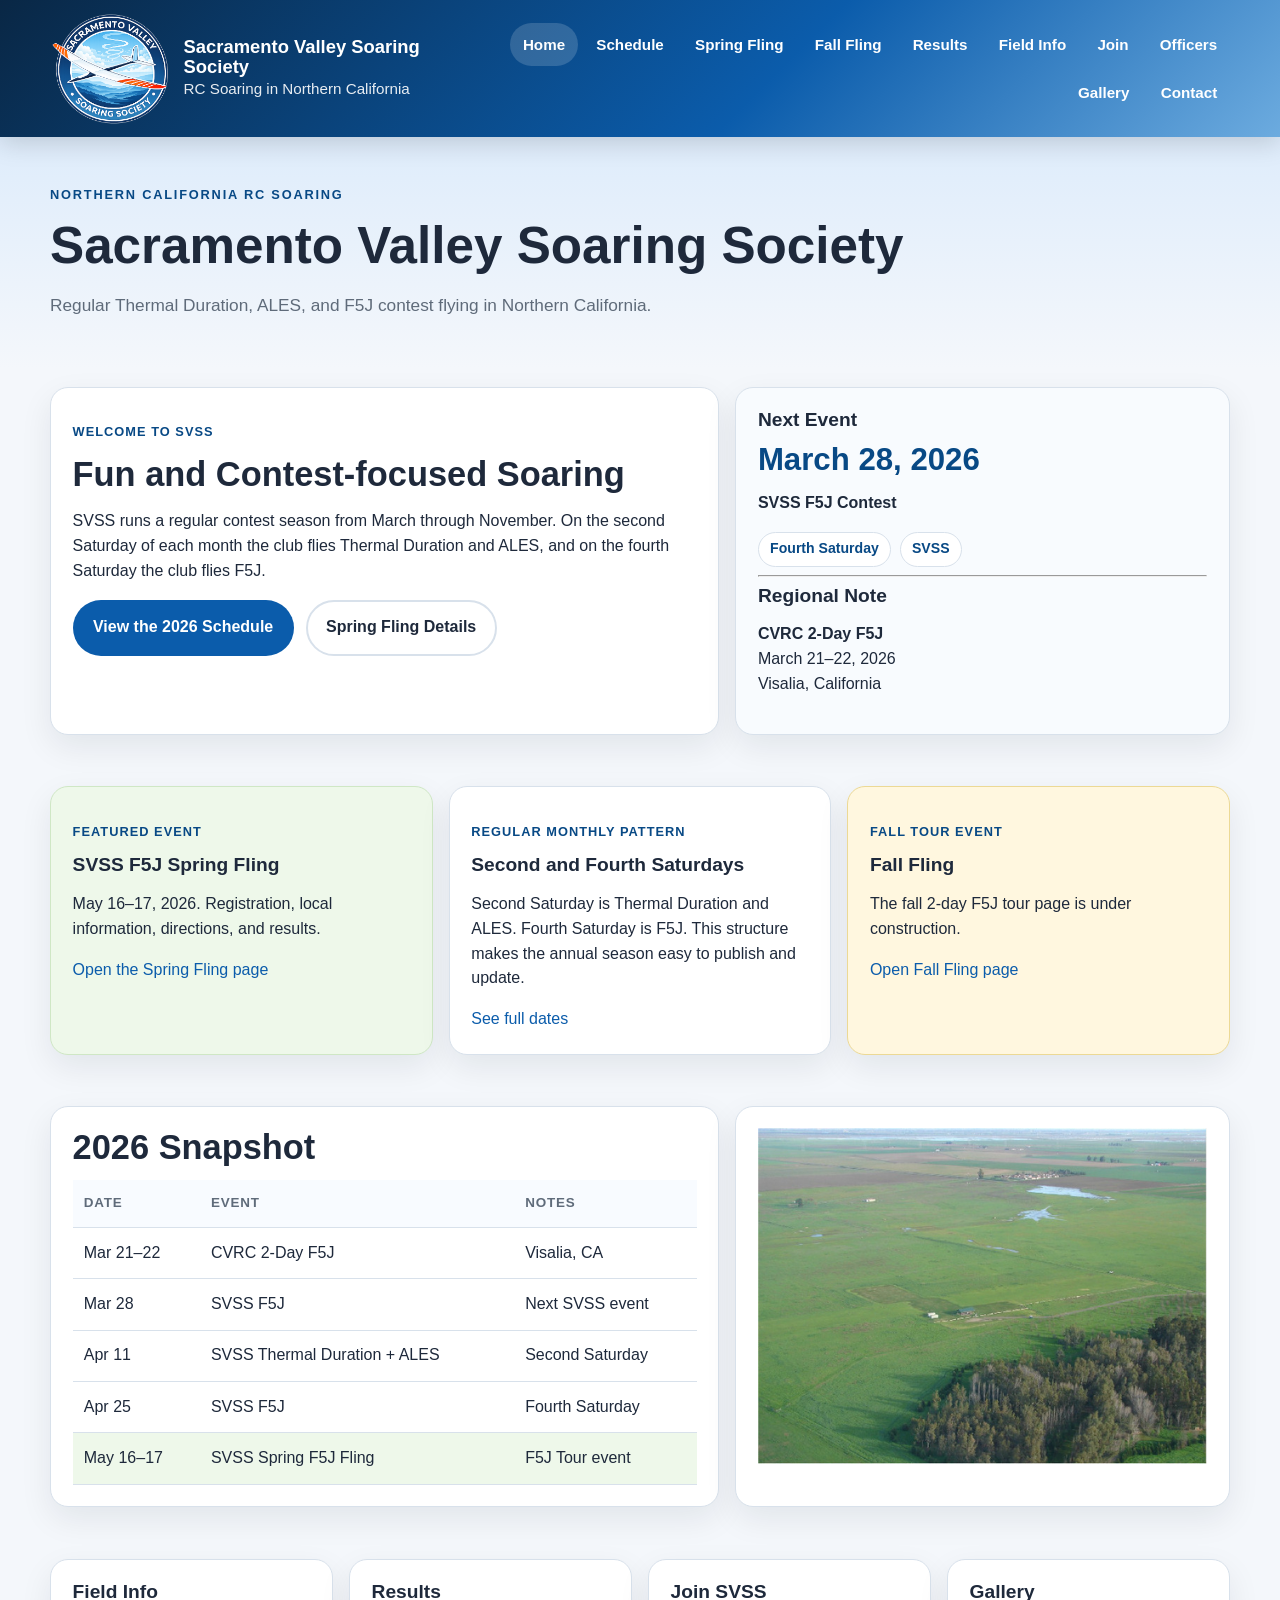
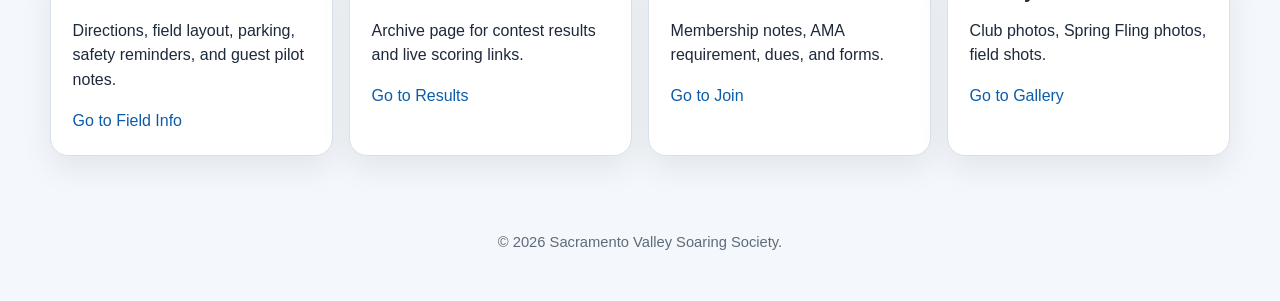
<file: index.html>
<!DOCTYPE html>
<html lang="en">
<head>
  <meta charset="UTF-8" />
  <meta name="viewport" content="width=device-width, initial-scale=1.0" />
  <title>Home | SVSS</title>
  <meta name="description" content="Sacramento Valley Soaring Society website" />
  <link rel="stylesheet" href="assets/css/styles.css" />
  
</head>
<body>
  <a class="skip-link" href="#main">Skip to content</a>
  <header class="site-header">
    <div class="container header-inner">
      <a class="brand" href="index.html" aria-label="SVSS home">
        <img src="assets/images/svss-logo.png" alt="SVSS logo" class="brand-logo" />
        <div class="brand-text">
          <strong>Sacramento Valley Soaring Society</strong>
          <span>RC Soaring in Northern California</span>
        </div>
      </a>
      <button class="nav-toggle" aria-expanded="false" aria-controls="site-nav">Menu</button>
      <nav id="site-nav" class="site-nav" aria-label="Primary navigation">
        <ul>
          <li><a href="index.html" class="active">Home</a></li>
<li><a href="schedule.html">Schedule</a></li>
<li><a href="spring-fling.html">Spring Fling</a></li>
<li><a href="fall-fling.html">Fall Fling</a></li>
<li><a href="results.html">Results</a></li>
<li><a href="field-info.html">Field Info</a></li>
<li><a href="join.html">Join</a></li>
<li><a href="officers.html">Officers</a></li>
<li><a href="gallery.html">Gallery</a></li>
<li><a href="contact.html">Contact</a></li>
        </ul>
      </nav>
    </div>
  </header>

  <section class="page-hero">
    <div class="container">
      <p class="eyebrow">Northern California RC Soaring</p>
      <h1>Sacramento Valley Soaring Society</h1>
      <p class="lead">Regular Thermal Duration, ALES, and F5J contest flying in Northern California.</p>
    </div>
  </section>

  <main id="main">
    
<section class="content-section">
  <div class="container hero-split">
    <div class="card">
      <p class="kicker">Welcome to SVSS</p>
      <h2>Fun and Contest-focused Soaring</h2>
      <p>
        SVSS runs a regular contest season from March through November. On the second Saturday of each month
        the club flies Thermal Duration and ALES, and on the fourth Saturday the club flies F5J.
      </p>

      <div class="button-row">
        <a class="button primary" href="schedule.html">View the 2026 Schedule</a>
        <a class="button secondary" href="spring-fling.html">Spring Fling Details</a>
      </div>
    </div>

    <aside class="card soft">
      <h3>Next Event</h3>
      <div class="event-date">March 28, 2026</div>
      <p><strong>SVSS F5J Contest</strong></p>
      <div class="meta-row">
        <span class="pill">Fourth Saturday</span>
        <span class="pill">SVSS</span>
      </div>
      <hr />
      <h3>Regional Note</h3>
      <p>
        <strong>CVRC 2-Day F5J</strong><br />
        March 21–22, 2026<br />
        Visalia, California
      </p>
    
    </aside>
  </div>
</section>

<section class="content-section">
  <div class="container grid-3">
    <div class="card highlight">
      <p class="kicker">Featured Event</p>
      <h3>SVSS F5J Spring Fling</h3>
      <p>May 16–17, 2026. Registration, local information, directions, and results.</p>
      <a href="spring-fling.html">Open the Spring Fling page</a>
    </div>
    <div class="card">
      <p class="kicker">Regular Monthly Pattern</p>
      <h3>Second and Fourth Saturdays</h3>
      <p>
        Second Saturday is Thermal Duration and ALES. Fourth Saturday is F5J. This structure makes the annual season easy to publish and update.
      </p>
      <a href="schedule.html">See full dates</a>
    </div>
    <div class="card warning">
      <p class="kicker">Fall Tour Event</p>
      <h3>Fall Fling</h3>
      <p>
        The fall 2-day F5J tour page is under construction.
      </p>
      <a href="fall-fling.html">Open Fall Fling page</a>
    </div>
  </div>
</section>

<section class="content-section">
  <div class="container grid-2">
    <div class="card">
      <h2>2026 Snapshot</h2>
      <table>
        <thead>
          <tr><th>Date</th><th>Event</th><th>Notes</th></tr>
        </thead>
        <tbody>
          <tr><td>Mar 21–22</td><td>CVRC 2-Day F5J</td><td>Visalia, CA</td></tr>
          <tr><td>Mar 28</td><td>SVSS F5J</td><td>Next SVSS event</td></tr>
          <tr><td>Apr 11</td><td>SVSS Thermal Duration + ALES</td><td>Second Saturday</td></tr>
          <tr><td>Apr 25</td><td>SVSS F5J</td><td>Fourth Saturday</td></tr>
          <tr class="featured-row"><td>May 16–17</td><td>SVSS Spring F5J Fling</td><td>F5J Tour event</td></tr>
        </tbody>
      </table>
 
    </div>
    <div class="card">
      <img src="assets/images/hero-field.png" alt="Flying field hero image" />
    </div>
  </div>
</section>

<section class="content-section">
  <div class="container grid-4">
    <div class="card">
      <h3>Field Info</h3>
      <p>Directions, field layout, parking, safety reminders, and guest pilot notes.</p>
      <a href="field-info.html">Go to Field Info</a>
    </div>
    <div class="card">
      <h3>Results</h3>
      <p>Archive page for contest results and live scoring links.</p>
      <a href="results.html">Go to Results</a>
    </div>
    <div class="card">
      <h3>Join SVSS</h3>
      <p>Membership notes, AMA requirement, dues, and forms.</p>
      <a href="join.html">Go to Join</a>
    </div>
    <div class="card">
      <h3>Gallery</h3>
      <p>Club photos, Spring Fling photos, field shots.</p>
      <a href="gallery.html">Go to Gallery</a>
    </div>
  </div>
</section>

  </main>

  <footer class="site-footer">

    <div class="container footer-bottom">
      <p>© 2026 Sacramento Valley Soaring Society.</p>
    </div>
  </footer>

  <script>
    const toggle = document.querySelector('.nav-toggle');
    const nav = document.querySelector('.site-nav');
    if (toggle && nav) {
      toggle.addEventListener('click', () => {
        const expanded = toggle.getAttribute('aria-expanded') === 'true';
        toggle.setAttribute('aria-expanded', String(!expanded));
        nav.classList.toggle('open');
      });
    }
  </script>
</body>
</html>
</file>
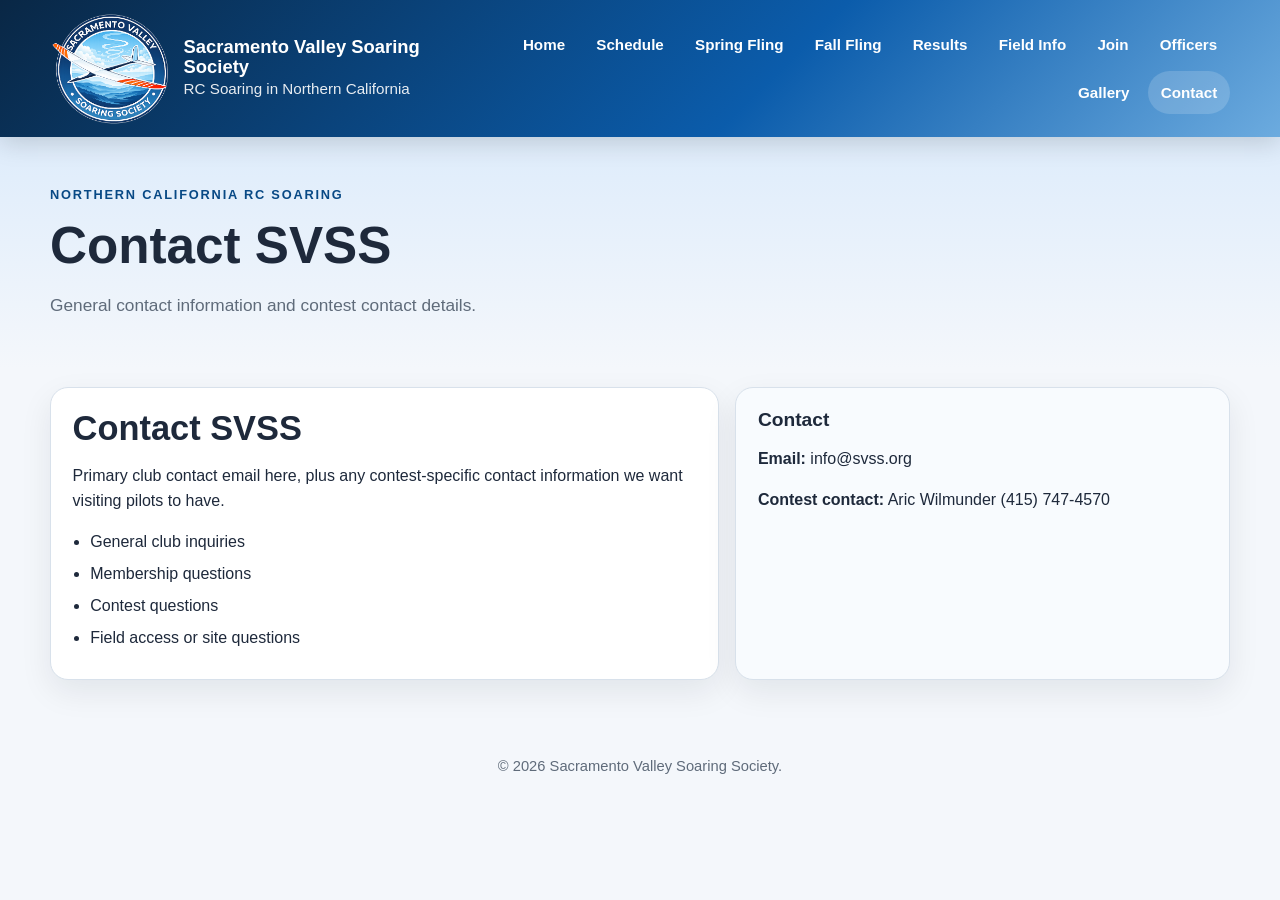
<file: contact.html>
<!DOCTYPE html>
<html lang="en">
<head>
  <meta charset="UTF-8" />
  <meta name="viewport" content="width=device-width, initial-scale=1.0" />
  <title>Contact | SVSS</title>
  <meta name="description" content="Sacramento Valley Soaring Society website" />
  <link rel="stylesheet" href="assets/css/styles.css" />
  
</head>
<body>
  <a class="skip-link" href="#main">Skip to content</a>
  <header class="site-header">
    <div class="container header-inner">
      <a class="brand" href="index.html" aria-label="SVSS home">
        <img src="assets/images/svss-logo.png" alt="SVSS logo" class="brand-logo" />
        <div class="brand-text">
          <strong>Sacramento Valley Soaring Society</strong>
          <span>RC Soaring in Northern California</span>
        </div>
      </a>
      <button class="nav-toggle" aria-expanded="false" aria-controls="site-nav">Menu</button>
      <nav id="site-nav" class="site-nav" aria-label="Primary navigation">
        <ul>
          <li><a href="index.html">Home</a></li>
<li><a href="schedule.html">Schedule</a></li>
<li><a href="spring-fling.html">Spring Fling</a></li>
<li><a href="fall-fling.html">Fall Fling</a></li>
<li><a href="results.html">Results</a></li>
<li><a href="field-info.html">Field Info</a></li>
<li><a href="join.html">Join</a></li>
<li><a href="officers.html">Officers</a></li>
<li><a href="gallery.html">Gallery</a></li>
<li><a href="contact.html" class="active">Contact</a></li>
        </ul>
      </nav>
    </div>
  </header>

  <section class="page-hero">
    <div class="container">
      <p class="eyebrow">Northern California RC Soaring</p>
      <h1>Contact SVSS</h1>
      <p class="lead">General contact information and contest contact details.</p>
    </div>
  </section>

  <main id="main">
    
<section class="content-section">
  <div class="container grid-2">
    <div class="card">
      <h2>Contact SVSS</h2>
      <p>
        Primary club contact email here, plus any contest-specific contact information we want visiting pilots to have.
      </p>
      <ul class="list-clean">
        <li>General club inquiries</li>
        <li>Membership questions</li>
        <li>Contest questions</li>
        <li>Field access or site questions</li>
      </ul>
    </div>
    <div class="card soft">
      <h3>Contact</h3>
      <p><strong>Email:</strong> info@svss.org</p>
      <p><strong>Contest contact:</strong> Aric Wilmunder (415) 747-4570</p>

    </div>
  </div>
</section>

  </main>

  <footer class="site-footer">

    <div class="container footer-bottom">
      <p>© 2026 Sacramento Valley Soaring Society.</p>
    </div>
  </footer>

  <script>
    const toggle = document.querySelector('.nav-toggle');
    const nav = document.querySelector('.site-nav');
    if (toggle && nav) {
      toggle.addEventListener('click', () => {
        const expanded = toggle.getAttribute('aria-expanded') === 'true';
        toggle.setAttribute('aria-expanded', String(!expanded));
        nav.classList.toggle('open');
      });
    }
  </script>
</body>
</html>
</file>
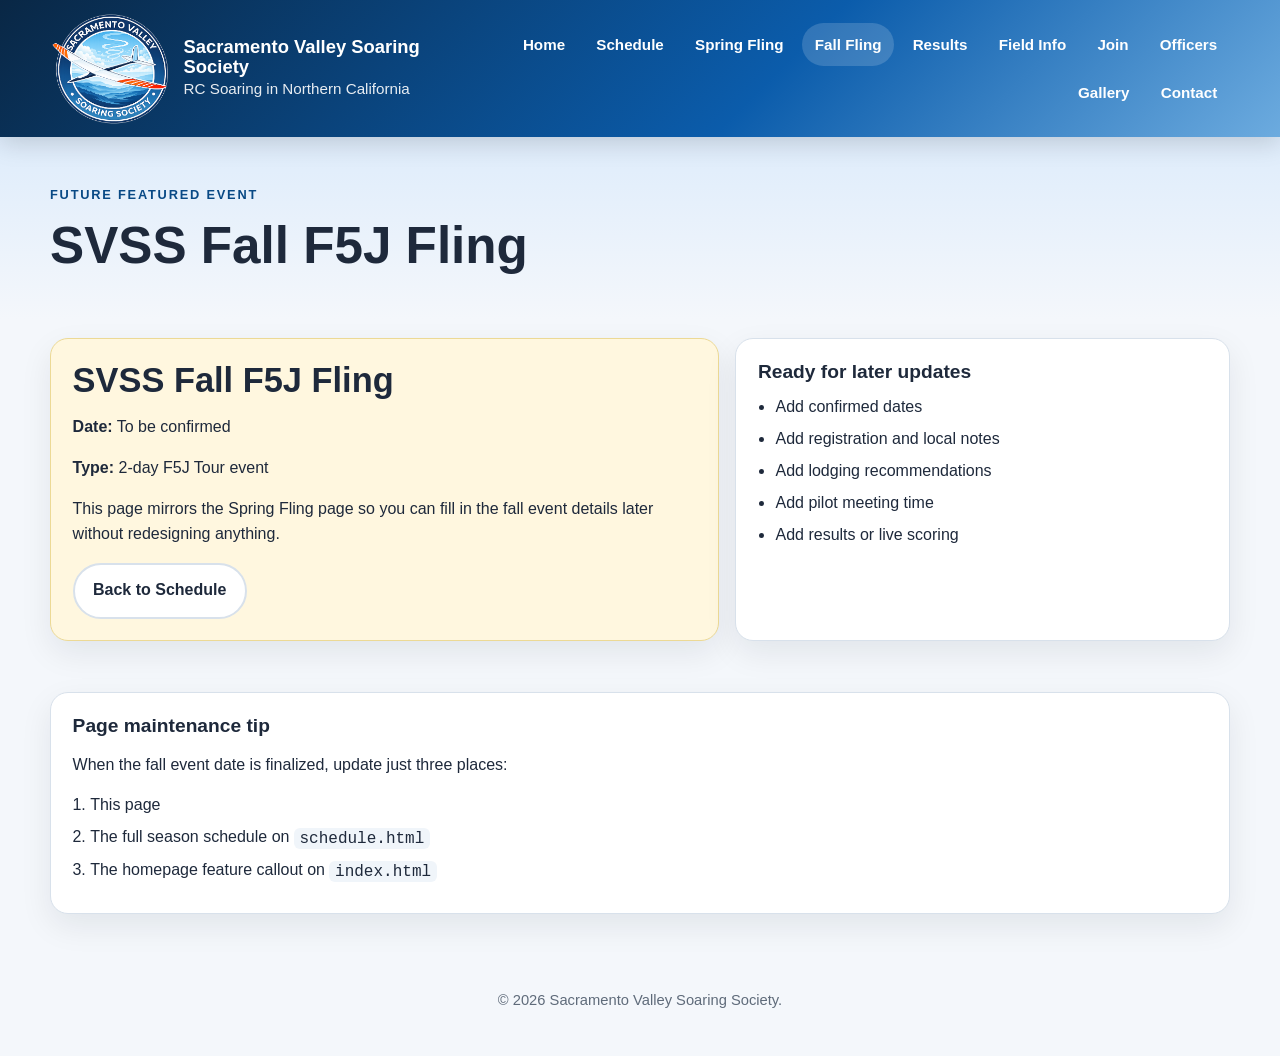
<file: fall-fling.html>
<!DOCTYPE html>
<html lang="en">
<head>
  <meta charset="UTF-8" />
  <meta name="viewport" content="width=device-width, initial-scale=1.0" />
  <title>Fall F5J Fling | SVSS</title>
  <meta name="description" content="Sacramento Valley Soaring Society website" />
  <link rel="stylesheet" href="assets/css/styles.css" />
  
</head>
<body>
  <a class="skip-link" href="#main">Skip to content</a>
  <header class="site-header">
    <div class="container header-inner">
      <a class="brand" href="index.html" aria-label="SVSS home">
        <img src="assets/images/svss-logo.png" alt="SVSS logo" class="brand-logo" />
        <div class="brand-text">
          <strong>Sacramento Valley Soaring Society</strong>
          <span>RC Soaring in Northern California</span>
        </div>
      </a>
      <button class="nav-toggle" aria-expanded="false" aria-controls="site-nav">Menu</button>
      <nav id="site-nav" class="site-nav" aria-label="Primary navigation">
        <ul>
          <li><a href="index.html">Home</a></li>
<li><a href="schedule.html">Schedule</a></li>
<li><a href="spring-fling.html">Spring Fling</a></li>
<li><a href="fall-fling.html" class="active">Fall Fling</a></li>
<li><a href="results.html">Results</a></li>
<li><a href="field-info.html">Field Info</a></li>
<li><a href="join.html">Join</a></li>
<li><a href="officers.html">Officers</a></li>
<li><a href="gallery.html">Gallery</a></li>
<li><a href="contact.html">Contact</a></li>
        </ul>
      </nav>
    </div>
  </header>

  <section class="page-hero">
    <div class="container">
      <p class="eyebrow">Future Featured Event</p>
      <h1>SVSS Fall F5J Fling</h1>
    
    </div>
  </section>

  <main id="main">
    
<section class="content-section">
  <div class="container grid-2">
    <div class="card warning">
      <h2>SVSS Fall F5J Fling</h2>
      <p><strong>Date:</strong> To be confirmed</p>
      <p><strong>Type:</strong> 2-day F5J Tour event</p>
      <p>
        This page mirrors the Spring Fling page so you can fill in the fall event details later without redesigning anything.
      </p>
      <div class="button-row">
        <a class="button secondary" href="schedule.html">Back to Schedule</a>
      </div>
    </div>
    <div class="card">
      <h3>Ready for later updates</h3>
      <ul class="list-clean">
        <li>Add confirmed dates</li>
        <li>Add registration and local notes</li>
        <li>Add lodging recommendations</li>
        <li>Add pilot meeting time</li>
        <li>Add results or live scoring</li>
      </ul>
    </div>
  </div>
</section>

<section class="content-section">
  <div class="container card">
    <h3>Page maintenance tip</h3>
    <p>
      When the fall event date is finalized, update just three places:
    </p>
    <ol class="list-clean">
      <li>This page</li>
      <li>The full season schedule on <span class="code-inline">schedule.html</span></li>
      <li>The homepage feature callout on <span class="code-inline">index.html</span></li>
    </ol>
  </div>
</section>

  </main>

  <footer class="site-footer">

    <div class="container footer-bottom">
      <p>© 2026 Sacramento Valley Soaring Society.</p>
    </div>
  </footer>

  <script>
    const toggle = document.querySelector('.nav-toggle');
    const nav = document.querySelector('.site-nav');
    if (toggle && nav) {
      toggle.addEventListener('click', () => {
        const expanded = toggle.getAttribute('aria-expanded') === 'true';
        toggle.setAttribute('aria-expanded', String(!expanded));
        nav.classList.toggle('open');
      });
    }
  </script>
</body>
</html>
</file>
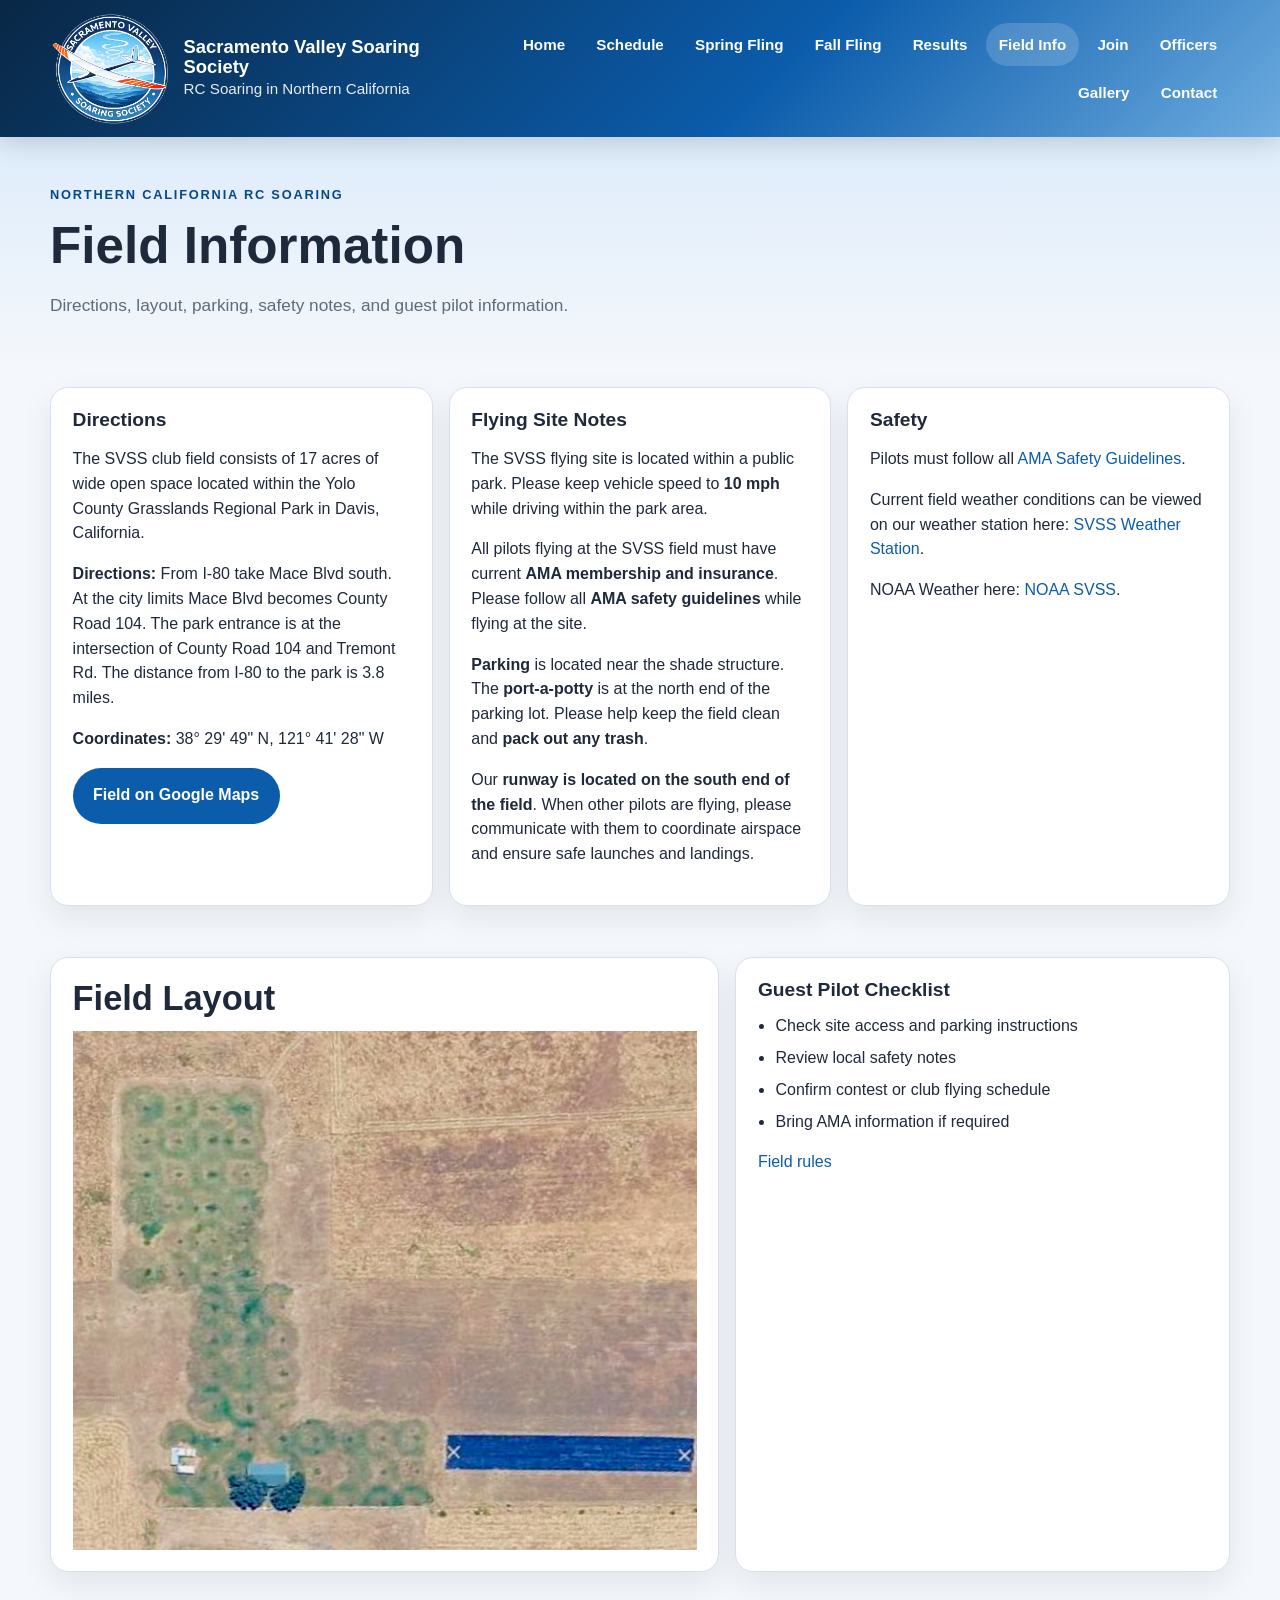
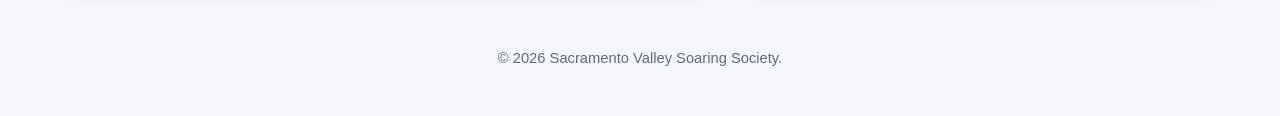
<file: field-info.html>
<!DOCTYPE html>
<html lang="en">
<head>
  <meta charset="UTF-8" />
  <meta name="viewport" content="width=device-width, initial-scale=1.0" />
  <title>Field Info | SVSS</title>
  <meta name="description" content="Sacramento Valley Soaring Society website" />
  <link rel="stylesheet" href="assets/css/styles.css" />
  
</head>
<body>
  <a class="skip-link" href="#main">Skip to content</a>
  <header class="site-header">
    <div class="container header-inner">
      <a class="brand" href="index.html" aria-label="SVSS home">
        <img src="assets/images/svss-logo.png" alt="SVSS logo" class="brand-logo" />
        <div class="brand-text">
          <strong>Sacramento Valley Soaring Society</strong>
          <span>RC Soaring in Northern California</span>
        </div>
      </a>
      <button class="nav-toggle" aria-expanded="false" aria-controls="site-nav">Menu</button>
      <nav id="site-nav" class="site-nav" aria-label="Primary navigation">
        <ul>
          <li><a href="index.html">Home</a></li>
<li><a href="schedule.html">Schedule</a></li>
<li><a href="spring-fling.html">Spring Fling</a></li>
<li><a href="fall-fling.html">Fall Fling</a></li>
<li><a href="results.html">Results</a></li>
<li><a href="field-info.html" class="active">Field Info</a></li>
<li><a href="join.html">Join</a></li>
<li><a href="officers.html">Officers</a></li>
<li><a href="gallery.html">Gallery</a></li>
<li><a href="contact.html">Contact</a></li>
        </ul>
      </nav>
    </div>
  </header>

  <section class="page-hero">
    <div class="container">
      <p class="eyebrow">Northern California RC Soaring</p>
      <h1>Field Information</h1>
      <p class="lead">Directions, layout, parking, safety notes, and guest pilot information.</p>
    </div>
  </section>

  <main id="main">
    
<section class="content-section">
  <div class="container grid-3">
    <div class="card">
      <h3>Directions</h3>
      
      <p>
      The SVSS club field consists of 17 acres of wide open space located within the Yolo County Grasslands Regional Park in Davis, California.
      </p>

      <p>
      <strong>Directions:</strong> From I-80 take Mace Blvd south. At the city limits Mace Blvd becomes County Road 104. The park entrance is at the intersection of County Road 104 and Tremont Rd. The distance from I-80 to the park is 3.8 miles.
      </p>

      <p>
      <strong>Coordinates:</strong> 38° 29' 49" N, 121° 41' 28" W
      </p>

      <p>
      <a class="button primary" href="https://maps.google.com/?q=38.49694,-121.69111" target="_blank" rel="noopener">
      Field on Google Maps
      </a>
      </p>
      
      
      
    
    </div>
    <div class="card">
      <h3>Flying Site Notes</h3>
      
      <p>
      The SVSS flying site is located within a public park. Please keep vehicle speed to <strong>10 mph</strong> while driving within the park area.
      </p>
      
      <p>
      All pilots flying at the SVSS field must have current <strong>AMA membership and insurance</strong>. Please follow all <strong>AMA safety guidelines</strong> while flying at the site.
      </p>

      <p>
      <strong>Parking</strong> is located near the shade structure. The <strong>port-a-potty</strong> is at the north end of the parking lot. Please help keep the field clean and <strong>pack out any trash</strong>.
      </p>

      <p>
      Our <strong>runway is located on the south end of the field</strong>. When other pilots are flying, please communicate with them to coordinate airspace and ensure safe launches and landings.
      </p>


      
    
    </div>
    <div class="card">
      <h3>Safety</h3>
      <p>
      
      Pilots must follow all <a href="https://www.modelaircraft.org/safety" target="_blank">AMA Safety Guidelines</a>.   </p>
      
      <p>
      Current field weather conditions can be viewed on our weather station here:
      <a href="https://www.weatherlink.com/map/da9851bb-fa1a-42e4-b127-8591f4ce26ce" target="_blank">SVSS Weather Station</a>.
      </p>
      
      <p>
      
      NOAA Weather here:
      <a href="https://forecast.weather.gov/MapClick.php?w0=t&w1=td&w2=wc&w3=sfcwind&w3u=1&w4=sky&w5=pop&w6=rh&w7=rain&w8=thunder&w12=fog&w13u=0&w14u=1&AheadHour=0&Submit=Submit&FcstType=graphical&textField1=38.5291&textField2=-121.6942&site=all&unit=0&dd=&bw=" target="_blank">NOAA SVSS</a>.
      </p>
      
      
      
    </div>
    
    
    
  </div>
</section>

<section class="content-section">
  <div class="container grid-2">
    <div class="card">
      <h2>Field Layout</h2>

      <img src="assets/images/field-map.png" alt="Field diagram showing parking, pilot area, and flight line" />
    
    </div>
    
    
    <div class="card">
      <h3>Guest Pilot Checklist</h3>
      <ul class="list-clean">
        <li>Check site access and parking instructions</li>
        <li>Review local safety notes</li>
        <li>Confirm contest or club flying schedule</li>
        <li>Bring AMA information if required</li>
      </ul>

      <p><a href="assets/docs/field-rules.txt">Field rules</a></p>
    </div>
  </div>
</section>

  </main>

  <footer class="site-footer">

    <div class="container footer-bottom">
      <p>© 2026 Sacramento Valley Soaring Society.</p>
    </div>
  </footer>

  <script>
    const toggle = document.querySelector('.nav-toggle');
    const nav = document.querySelector('.site-nav');
    if (toggle && nav) {
      toggle.addEventListener('click', () => {
        const expanded = toggle.getAttribute('aria-expanded') === 'true';
        toggle.setAttribute('aria-expanded', String(!expanded));
        nav.classList.toggle('open');
      });
    }
  </script>
</body>
</html>
</file>
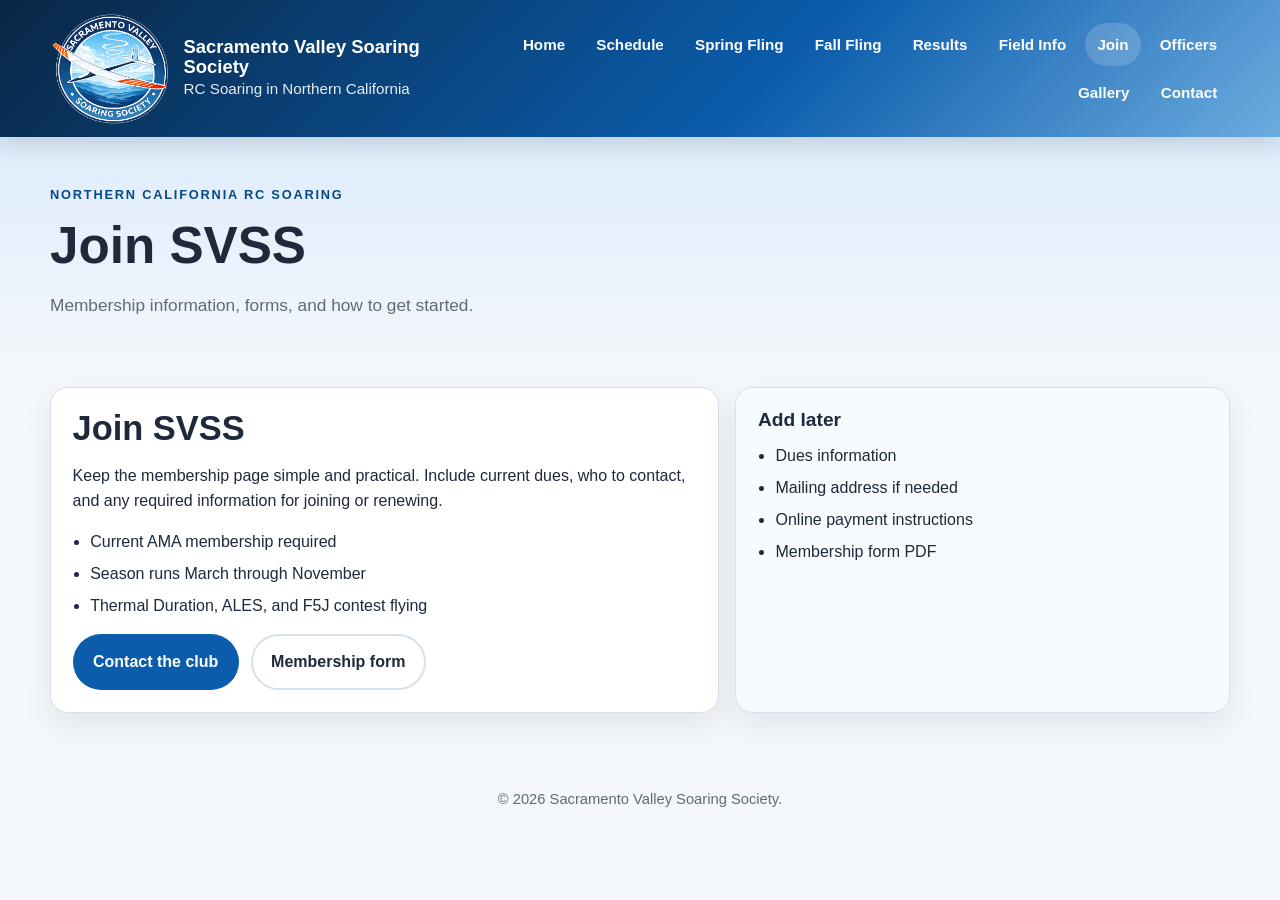
<file: join.html>
<!DOCTYPE html>
<html lang="en">
<head>
  <meta charset="UTF-8" />
  <meta name="viewport" content="width=device-width, initial-scale=1.0" />
  <title>Join | SVSS</title>
  <meta name="description" content="Sacramento Valley Soaring Society website" />
  <link rel="stylesheet" href="assets/css/styles.css" />
  
</head>
<body>
  <a class="skip-link" href="#main">Skip to content</a>
  <header class="site-header">
    <div class="container header-inner">
      <a class="brand" href="index.html" aria-label="SVSS home">
        <img src="assets/images/svss-logo.png" alt="SVSS logo" class="brand-logo" />
        <div class="brand-text">
          <strong>Sacramento Valley Soaring Society</strong>
          <span>RC Soaring in Northern California</span>
        </div>
      </a>
      <button class="nav-toggle" aria-expanded="false" aria-controls="site-nav">Menu</button>
      <nav id="site-nav" class="site-nav" aria-label="Primary navigation">
        <ul>
          <li><a href="index.html">Home</a></li>
<li><a href="schedule.html">Schedule</a></li>
<li><a href="spring-fling.html">Spring Fling</a></li>
<li><a href="fall-fling.html">Fall Fling</a></li>
<li><a href="results.html">Results</a></li>
<li><a href="field-info.html">Field Info</a></li>
<li><a href="join.html" class="active">Join</a></li>
<li><a href="officers.html">Officers</a></li>
<li><a href="gallery.html">Gallery</a></li>
<li><a href="contact.html">Contact</a></li>
        </ul>
      </nav>
    </div>
  </header>

  <section class="page-hero">
    <div class="container">
      <p class="eyebrow">Northern California RC Soaring</p>
      <h1>Join SVSS</h1>
      <p class="lead">Membership information, forms, and how to get started.</p>
    </div>
  </section>

  <main id="main">
    
<section class="content-section">
  <div class="container grid-2">
    <div class="card">
      <h2>Join SVSS</h2>
      <p>
        Keep the membership page simple and practical. Include current dues, who to contact, and any required information
        for joining or renewing.
      </p>
      <ul class="list-clean">
        <li>Current AMA membership required</li>
        <li>Season runs March through November</li>
        <li>Thermal Duration, ALES, and F5J contest flying</li>
      </ul>
      <div class="button-row">
        <a class="button primary" href="contact.html">Contact the club</a>
        <a class="button secondary" href="assets/docs/membership-form.txt">Membership form</a>
      </div>
    </div>
    <div class="card soft">
      <h3>Add later</h3>
      <ul class="list-clean">
        <li>Dues information</li>
        <li>Mailing address if needed</li>
        <li>Online payment instructions</li>
        <li>Membership form PDF</li>
      </ul>
    </div>
  </div>
</section>

  </main>

  <footer class="site-footer">

    <div class="container footer-bottom">
      <p>© 2026 Sacramento Valley Soaring Society.</p>
    </div>
  </footer>

  <script>
    const toggle = document.querySelector('.nav-toggle');
    const nav = document.querySelector('.site-nav');
    if (toggle && nav) {
      toggle.addEventListener('click', () => {
        const expanded = toggle.getAttribute('aria-expanded') === 'true';
        toggle.setAttribute('aria-expanded', String(!expanded));
        nav.classList.toggle('open');
      });
    }
  </script>
</body>
</html>
</file>
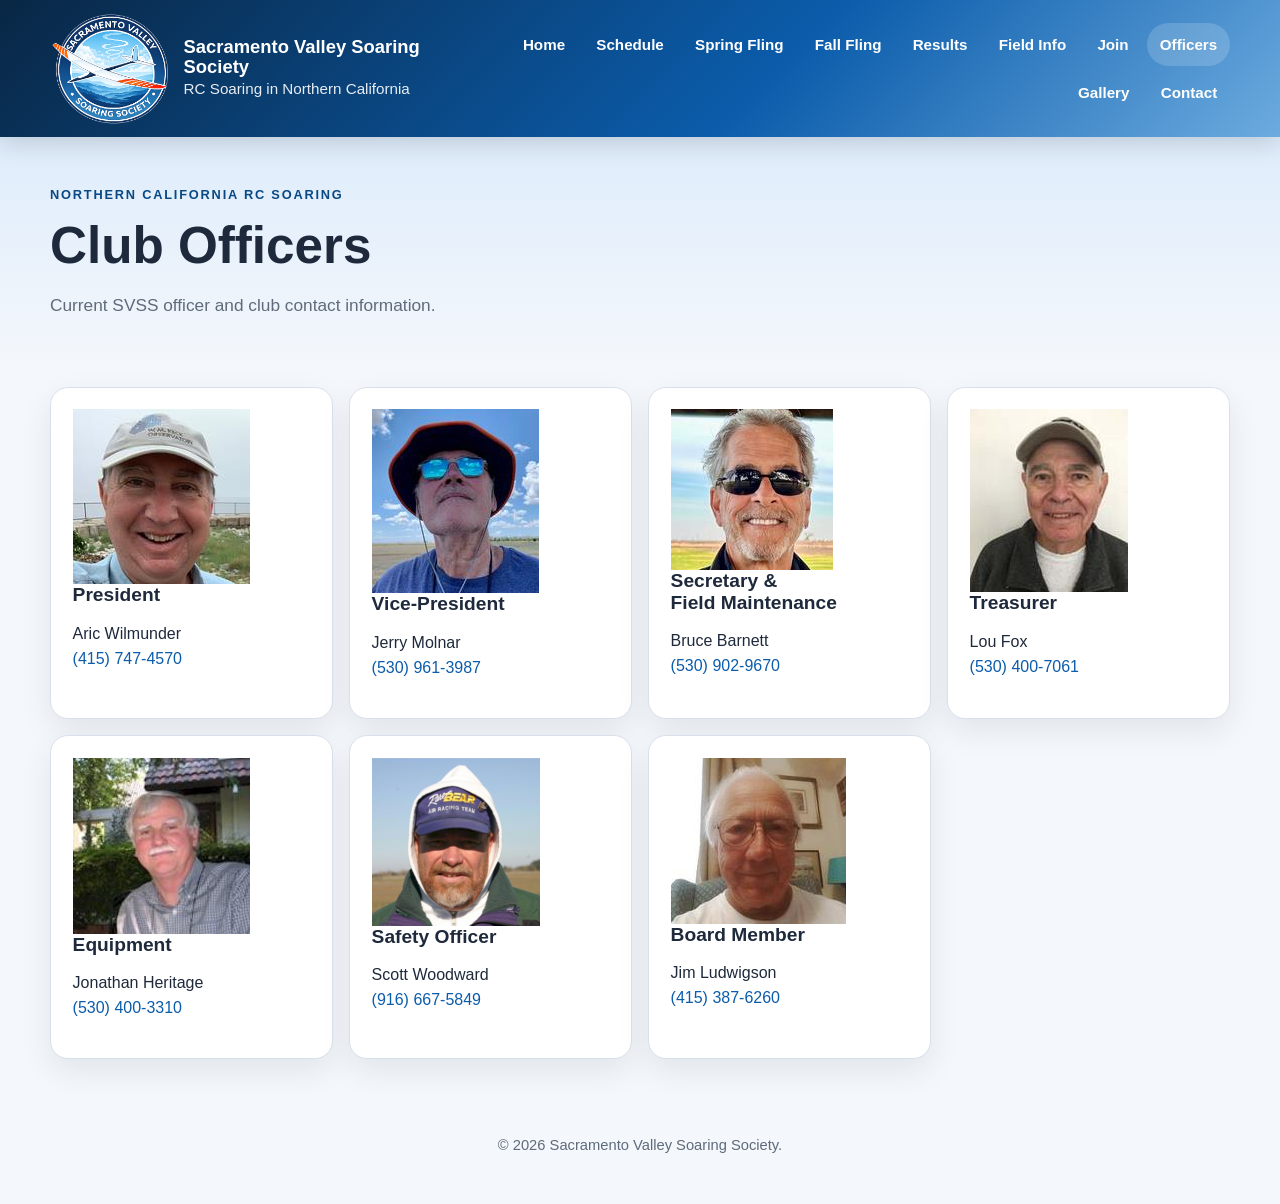
<file: officers.html>
<!DOCTYPE html>
<html lang="en">
<head>
  <meta charset="UTF-8" />
  <meta name="viewport" content="width=device-width, initial-scale=1.0" />
  <title>Officers | SVSS</title>
  <meta name="description" content="Sacramento Valley Soaring Society website" />
  <link rel="stylesheet" href="assets/css/styles.css" />
</head>
<body>
  <a class="skip-link" href="#main">Skip to content</a>
  <header class="site-header">
    <div class="container header-inner">
      <a class="brand" href="index.html" aria-label="SVSS home">
        <img src="assets/images/svss-logo.png" alt="SVSS logo" class="brand-logo" />
        <div class="brand-text">
          <strong>Sacramento Valley Soaring Society</strong>
          <span>RC Soaring in Northern California</span>
        </div>
      </a>
      <button class="nav-toggle" aria-expanded="false" aria-controls="site-nav">Menu</button>
      <nav id="site-nav" class="site-nav" aria-label="Primary navigation">
        <ul>
          <li><a href="index.html">Home</a></li>
          <li><a href="schedule.html">Schedule</a></li>
          <li><a href="spring-fling.html">Spring Fling</a></li>
          <li><a href="fall-fling.html">Fall Fling</a></li>
          <li><a href="results.html">Results</a></li>
          <li><a href="field-info.html">Field Info</a></li>
          <li><a href="join.html">Join</a></li>
          <li><a href="officers.html" class="active">Officers</a></li>
          <li><a href="gallery.html">Gallery</a></li>
          <li><a href="contact.html">Contact</a></li>
        </ul>
      </nav>
    </div>
  </header>

  <section class="page-hero">
    <div class="container">
      <p class="eyebrow">Northern California RC Soaring</p>
      <h1>Club Officers</h1>
      <p class="lead">Current SVSS officer and club contact information.</p>
    </div>
  </section>

  <main id="main">
      
      <section class="content-section">
        <div class="container grid-4">

          <div class="card">
            <img src="assets/images/officers/president.jpg" alt="SVSS President" class="officer-photo">
            <h3>President</h3>
            <p>Aric Wilmunder<br><a href="tel:+14157474570">(415) 747-4570</a></p>
          </div>

          <div class="card">
            <img src="assets/images/officers/vice-president.jpg" alt="SVSS Vice President" class="officer-photo">
            <h3>Vice-President</h3>
            <p>Jerry Molnar<br><a href="tel:+15309613987">(530) 961-3987</a></p>
          </div>
          
          <div class="card">
            <img src="assets/images/officers/field-maintenance.jpg" alt="SVSS Field Maintenance" class="officer-photo">
                <h3>Secretary &<br>Field Maintenance</h3>            <p>Bruce Barnett<br><a href="tel:+15309029670">(530) 902-9670</a></p>
          </div>


          <div class="card">
            <img src="assets/images/officers/treasurer.jpg" alt="SVSS Treasurer" class="officer-photo">
            <h3>Treasurer</h3>
            <p>Lou Fox<br><a href="tel:+15304007061">(530) 400-7061</a></p>
          </div>

          <div class="card">
            <img src="assets/images/officers/equipment.jpg" alt="SVSS Equipment Officer" class="officer-photo">
            <h3>Equipment</h3>
            <p>Jonathan Heritage<br><a href="tel:+15304003310">(530) 400-3310</a></p>
          </div>


          
          <div class="card">
            <img src="assets/images/officers/safety-officer.jpg" alt="SVSS Safety Officer" class="officer-photo">
            <h3>Safety Officer</h3>
            <p>Scott Woodward<br><a href="tel:+19166675849">(916) 667-5849</a></p>
          </div>

          <div class="card">
            <img src="assets/images/officers/board-member-1.jpg" alt="SVSS Board Member" class="officer-photo">
            <h3>Board Member</h3>
            <p>Jim Ludwigson<br><a href="tel:+14153876260">(415) 387-6260</a></p>
          </div>

        </div>
      </section>
      
      
      
      
      
      
    
  </main>

  <footer class="site-footer">

    <div class="container footer-bottom">
      <p>© 2026 Sacramento Valley Soaring Society.</p>
    </div>
  </footer>

  <script>
    const toggle = document.querySelector('.nav-toggle');
    const nav = document.querySelector('.site-nav');
    if (toggle && nav) {
      toggle.addEventListener('click', () => {
        const expanded = toggle.getAttribute('aria-expanded') === 'true';
        toggle.setAttribute('aria-expanded', String(!expanded));
        nav.classList.toggle('open');
      });
    }
  </script>
</body>
</html>
</file>
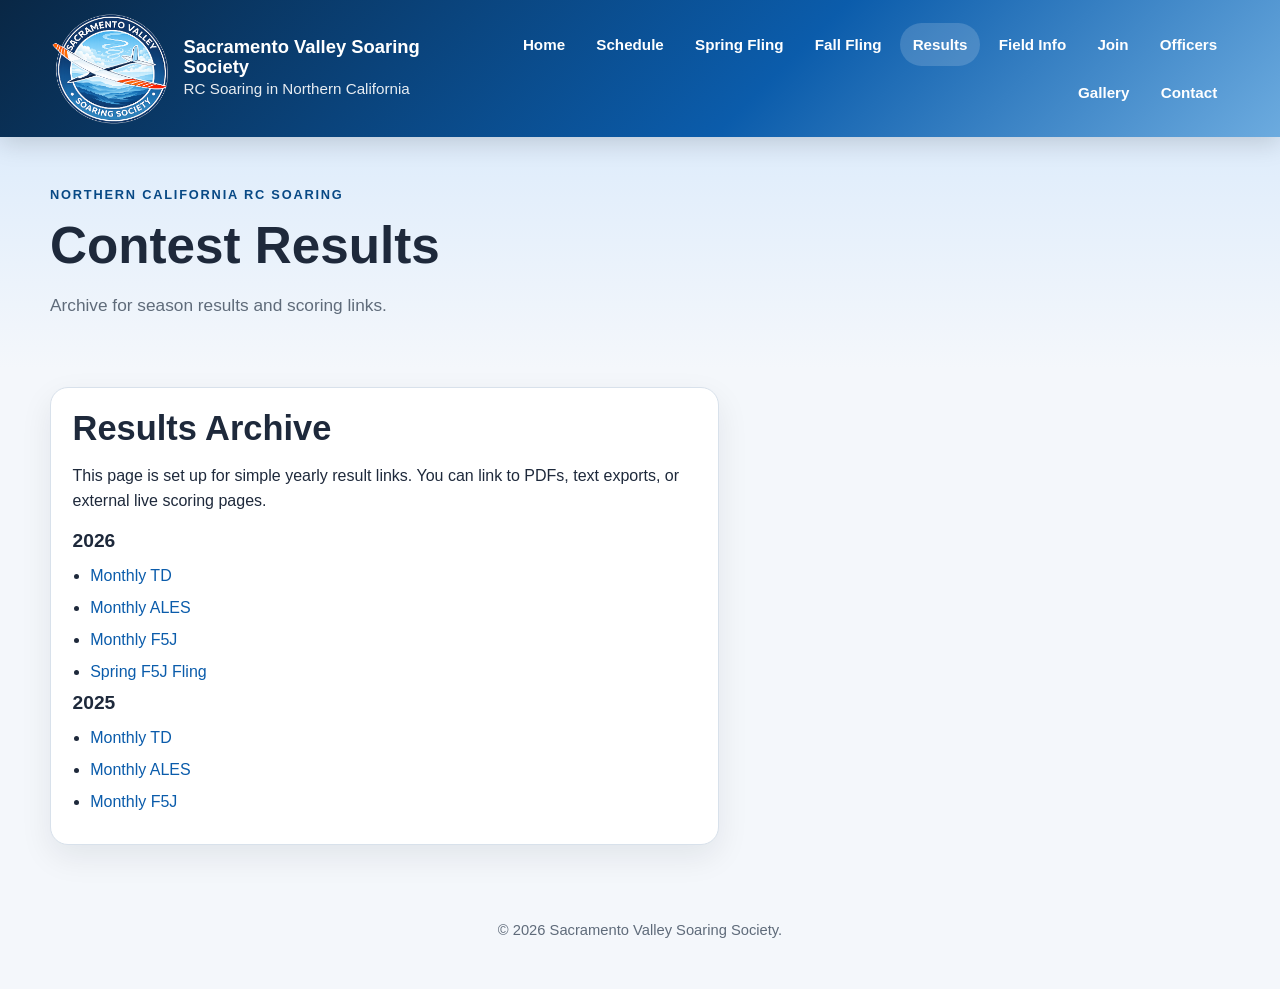
<file: results.html>
<!DOCTYPE html>
<html lang="en">
<head>
  <meta charset="UTF-8" />
  <meta name="viewport" content="width=device-width, initial-scale=1.0" />
  <title>Results | SVSS</title>
  <meta name="description" content="Sacramento Valley Soaring Society website" />
  <link rel="stylesheet" href="assets/css/styles.css" />
  
</head>
<body>
  <a class="skip-link" href="#main">Skip to content</a>
  <header class="site-header">
    <div class="container header-inner">
      <a class="brand" href="index.html" aria-label="SVSS home">
        <img src="assets/images/svss-logo.png" alt="SVSS logo" class="brand-logo" />
        <div class="brand-text">
          <strong>Sacramento Valley Soaring Society</strong>
          <span>RC Soaring in Northern California</span>
        </div>
      </a>
      <button class="nav-toggle" aria-expanded="false" aria-controls="site-nav">Menu</button>
      <nav id="site-nav" class="site-nav" aria-label="Primary navigation">
        <ul>
          <li><a href="index.html">Home</a></li>
<li><a href="schedule.html">Schedule</a></li>
<li><a href="spring-fling.html">Spring Fling</a></li>
<li><a href="fall-fling.html">Fall Fling</a></li>
<li><a href="results.html" class="active">Results</a></li>
<li><a href="field-info.html">Field Info</a></li>
<li><a href="join.html">Join</a></li>
<li><a href="officers.html">Officers</a></li>
<li><a href="gallery.html">Gallery</a></li>
<li><a href="contact.html">Contact</a></li>
        </ul>
      </nav>
    </div>
  </header>

  <section class="page-hero">
    <div class="container">
      <p class="eyebrow">Northern California RC Soaring</p>
      <h1>Contest Results</h1>
      <p class="lead">Archive for season results and scoring links.</p>
    </div>
  </section>

  <main id="main">
    
<section class="content-section">
  <div class="container grid-2">
    <div class="card">
      <h2>Results Archive</h2>
      <p>
        This page is set up for simple yearly result links. You can link to PDFs, text exports, or external live scoring pages.
      </p>
      <h3>2026</h3>
      <ul class="list-clean">
          <li><a href="https://f3xvault.com/?action=series&function=series_view&series_id=455" target="_blank">Monthly TD</a></li>
          
          <li><a href="https://f3xvault.com/?action=series&function=series_view&series_id=456" target="_blank">Monthly ALES</a></li>
          
          <li><a href="https://f3xvault.com/?action=series&function=series_view&series_id=457" target="_blank">Monthly F5J</a></li>
          
          <li><a href="https://f3xvault.com/?action=event&function=event_view&event_id=4294" target="_blank">Spring F5J Fling</a></li>
        
   
      </ul>
      <h3>2025</h3>
      <ul class="list-clean">
          
          <li><a href="https://f3xvault.com/?action=series&function=series_view&series_id=401" target="_blank">Monthly TD</a></li>
          
          <li><a href="https://f3xvault.com/?action=series&function=series_view&series_id=402" target="_blank">Monthly ALES</a></li>
          
          <li><a href="https://f3xvault.com/?action=series&function=series_view&series_id=406" target="_blank">Monthly F5J</a></li>
          
          
          
      </ul>
    </div>
    

    
  </div>
</section>

  </main>

  <footer class="site-footer">
      

    
    <div class="container footer-bottom">
      <p>© 2026 Sacramento Valley Soaring Society.</p>
    </div>
  </footer>

  <script>
    const toggle = document.querySelector('.nav-toggle');
    const nav = document.querySelector('.site-nav');
    if (toggle && nav) {
      toggle.addEventListener('click', () => {
        const expanded = toggle.getAttribute('aria-expanded') === 'true';
        toggle.setAttribute('aria-expanded', String(!expanded));
        nav.classList.toggle('open');
      });
    }
  </script>
</body>
</html>
</file>
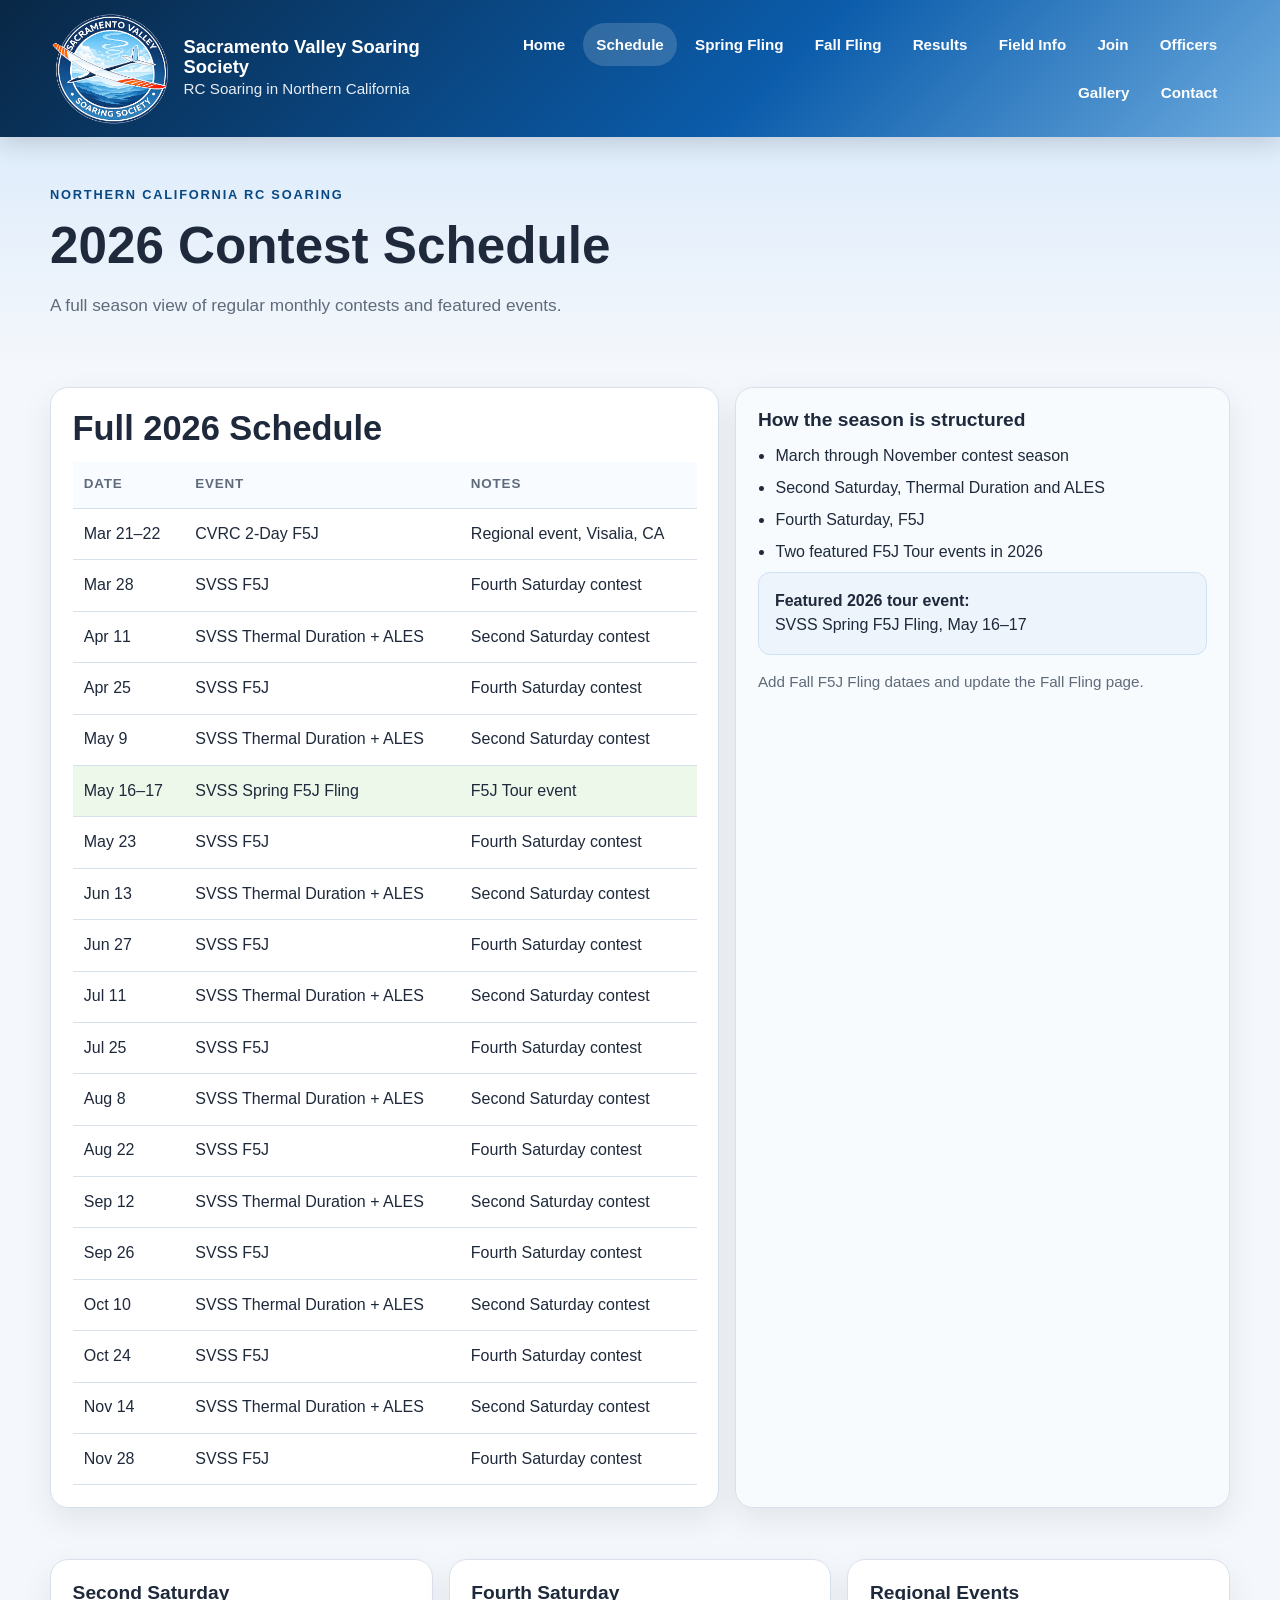
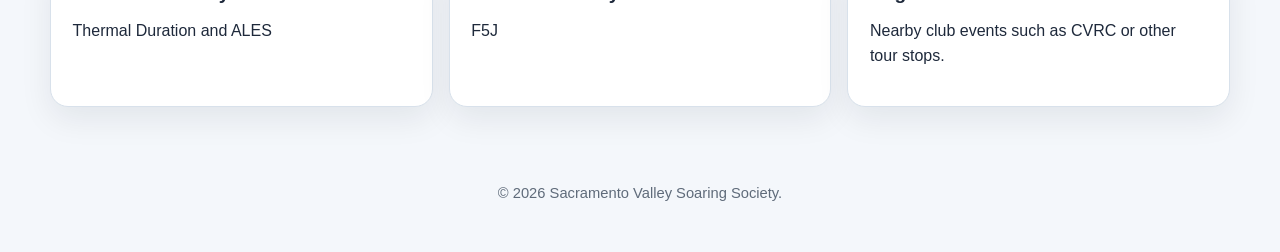
<file: schedule.html>
<!DOCTYPE html>
<html lang="en">
<head>
  <meta charset="UTF-8" />
  <meta name="viewport" content="width=device-width, initial-scale=1.0" />
  <title>Schedule | SVSS</title>
  <meta name="description" content="Sacramento Valley Soaring Society website" />
  <link rel="stylesheet" href="assets/css/styles.css" />
  
</head>
<body>
  <a class="skip-link" href="#main">Skip to content</a>
  <header class="site-header">
    <div class="container header-inner">
      <a class="brand" href="index.html" aria-label="SVSS home">
        <img src="assets/images/svss-logo.png" alt="SVSS logo" class="brand-logo" />
        <div class="brand-text">
          <strong>Sacramento Valley Soaring Society</strong>
          <span>RC Soaring in Northern California</span>
        </div>
      </a>
      <button class="nav-toggle" aria-expanded="false" aria-controls="site-nav">Menu</button>
      <nav id="site-nav" class="site-nav" aria-label="Primary navigation">
        <ul>
          <li><a href="index.html">Home</a></li>
<li><a href="schedule.html" class="active">Schedule</a></li>
<li><a href="spring-fling.html">Spring Fling</a></li>
<li><a href="fall-fling.html">Fall Fling</a></li>
<li><a href="results.html">Results</a></li>
<li><a href="field-info.html">Field Info</a></li>
<li><a href="join.html">Join</a></li>
<li><a href="officers.html">Officers</a></li>
<li><a href="gallery.html">Gallery</a></li>
<li><a href="contact.html">Contact</a></li>
        </ul>
      </nav>
    </div>
  </header>

  <section class="page-hero">
    <div class="container">
      <p class="eyebrow">Northern California RC Soaring</p>
      <h1>2026 Contest Schedule</h1>
      <p class="lead">A full season view of regular monthly contests and featured events.</p>
    </div>
  </section>

  <main id="main">
    
<section class="content-section">
  <div class="container grid-2">
    <div class="card">
      <h2>Full 2026 Schedule</h2>
      <table>
        <thead>
          <tr><th>Date</th><th>Event</th><th>Notes</th></tr>
        </thead>
        <tbody>
          <tr><td>Mar 21–22</td><td>CVRC 2-Day F5J</td><td>Regional event, Visalia, CA</td></tr>
<tr><td>Mar 28</td><td>SVSS F5J</td><td>Fourth Saturday contest</td></tr>
<tr><td>Apr 11</td><td>SVSS Thermal Duration + ALES</td><td>Second Saturday contest</td></tr>
<tr><td>Apr 25</td><td>SVSS F5J</td><td>Fourth Saturday contest</td></tr>
<tr><td>May 9</td><td>SVSS Thermal Duration + ALES</td><td>Second Saturday contest</td></tr>
<tr class="featured-row"><td>May 16–17</td><td>SVSS Spring F5J Fling</td><td>F5J Tour event</td></tr>
<tr><td>May 23</td><td>SVSS F5J</td><td>Fourth Saturday contest</td></tr>
<tr><td>Jun 13</td><td>SVSS Thermal Duration + ALES</td><td>Second Saturday contest</td></tr>
<tr><td>Jun 27</td><td>SVSS F5J</td><td>Fourth Saturday contest</td></tr>
<tr><td>Jul 11</td><td>SVSS Thermal Duration + ALES</td><td>Second Saturday contest</td></tr>
<tr><td>Jul 25</td><td>SVSS F5J</td><td>Fourth Saturday contest</td></tr>
<tr><td>Aug 8</td><td>SVSS Thermal Duration + ALES</td><td>Second Saturday contest</td></tr>
<tr><td>Aug 22</td><td>SVSS F5J</td><td>Fourth Saturday contest</td></tr>
<tr><td>Sep 12</td><td>SVSS Thermal Duration + ALES</td><td>Second Saturday contest</td></tr>
<tr><td>Sep 26</td><td>SVSS F5J</td><td>Fourth Saturday contest</td></tr>
<tr><td>Oct 10</td><td>SVSS Thermal Duration + ALES</td><td>Second Saturday contest</td></tr>
<tr><td>Oct 24</td><td>SVSS F5J</td><td>Fourth Saturday contest</td></tr>
<tr><td>Nov 14</td><td>SVSS Thermal Duration + ALES</td><td>Second Saturday contest</td></tr>
<tr><td>Nov 28</td><td>SVSS F5J</td><td>Fourth Saturday contest</td></tr>
        </tbody>
      </table>
    </div>
    <div class="card soft">
      <h3>How the season is structured</h3>
      <ul class="list-clean">
        <li>March through November contest season</li>
        <li>Second Saturday, Thermal Duration and ALES</li>
        <li>Fourth Saturday, F5J</li>
        <li>Two featured F5J Tour events in 2026</li>
      </ul>
      <div class="callout">
        <strong>Featured 2026 tour event:</strong><br />
        SVSS Spring F5J Fling, May 16–17
      </div>
      <p class="small-note">
        Add Fall F5J Fling dataes and update the Fall Fling page.
      </p>
    </div>
  </div>
</section>

<section class="content-section">
  <div class="container grid-3">
    <div class="card">
      <h3>Second Saturday</h3>
      <p>Thermal Duration and ALES</p>
    </div>
    <div class="card">
      <h3>Fourth Saturday</h3>
      <p>F5J</p>
    </div>
    <div class="card">
      <h3>Regional Events</h3>
      <p>Nearby club events such as CVRC or other tour stops.</p>
    </div>
  </div>
</section>

  </main>

  <footer class="site-footer">

    <div class="container footer-bottom">
      <p>© 2026 Sacramento Valley Soaring Society.</p>
    </div>
  </footer>

  <script>
    const toggle = document.querySelector('.nav-toggle');
    const nav = document.querySelector('.site-nav');
    if (toggle && nav) {
      toggle.addEventListener('click', () => {
        const expanded = toggle.getAttribute('aria-expanded') === 'true';
        toggle.setAttribute('aria-expanded', String(!expanded));
        nav.classList.toggle('open');
      });
    }
  </script>
</body>
</html>
</file>
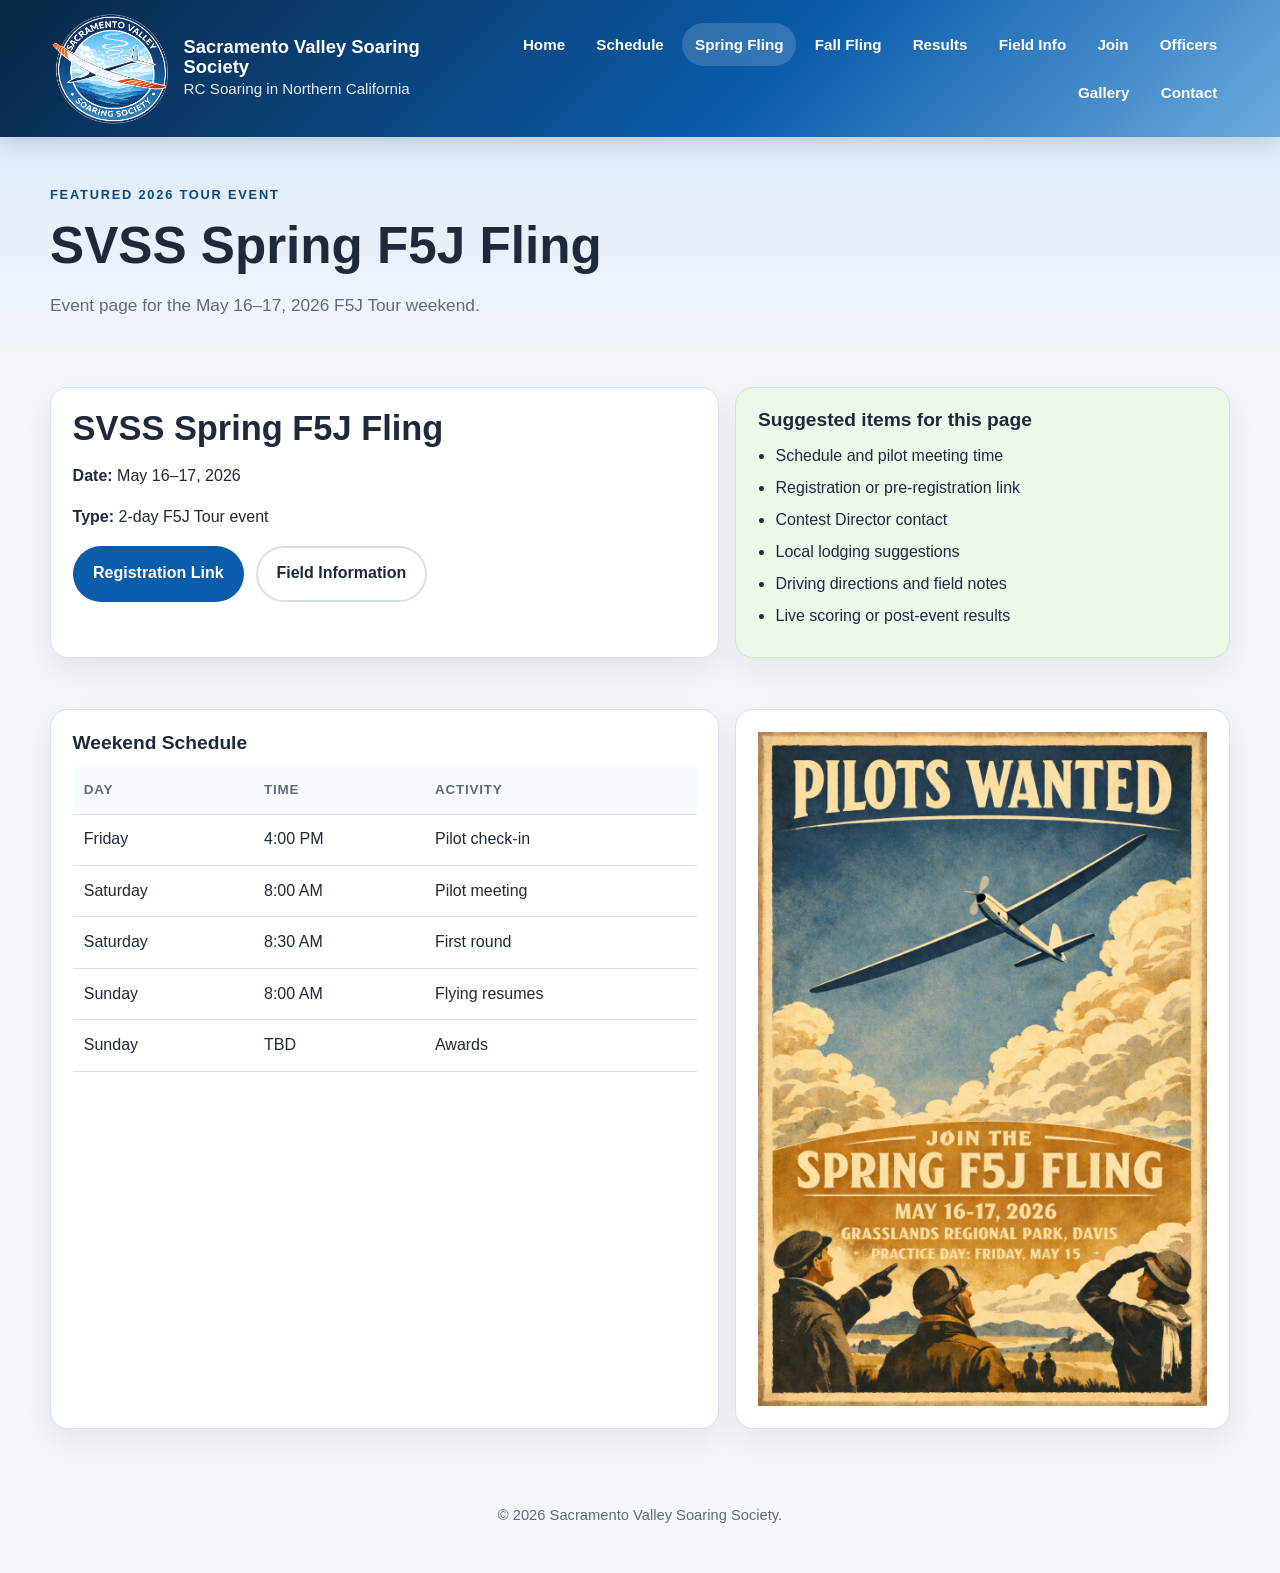
<file: spring-fling.html>
<!DOCTYPE html>
<html lang="en">
<head>
  <meta charset="UTF-8" />
  <meta name="viewport" content="width=device-width, initial-scale=1.0" />
  <title>Spring Fling | SVSS</title>
  <meta name="description" content="Sacramento Valley Soaring Society website" />
  <link rel="stylesheet" href="assets/css/styles.css" />
  
</head>
<body>
  <a class="skip-link" href="#main">Skip to content</a>
  <header class="site-header">
    <div class="container header-inner">
      <a class="brand" href="index.html" aria-label="SVSS home">
        <img src="assets/images/svss-logo.png" alt="SVSS logo" class="brand-logo" />
        <div class="brand-text">
          <strong>Sacramento Valley Soaring Society</strong>
          <span>RC Soaring in Northern California</span>
        </div>
      </a>
      <button class="nav-toggle" aria-expanded="false" aria-controls="site-nav">Menu</button>
      <nav id="site-nav" class="site-nav" aria-label="Primary navigation">
        <ul>
          <li><a href="index.html">Home</a></li>
<li><a href="schedule.html">Schedule</a></li>
<li><a href="spring-fling.html" class="active">Spring Fling</a></li>
<li><a href="fall-fling.html">Fall Fling</a></li>
<li><a href="results.html">Results</a></li>
<li><a href="field-info.html">Field Info</a></li>
<li><a href="join.html">Join</a></li>
<li><a href="officers.html">Officers</a></li>
<li><a href="gallery.html">Gallery</a></li>
<li><a href="contact.html">Contact</a></li>
        </ul>
      </nav>
    </div>
  </header>

  <section class="page-hero">
    <div class="container">
      <p class="eyebrow">Featured 2026 Tour Event</p>
      <h1>SVSS Spring F5J Fling</h1>
      <p class="lead">Event page for the May 16–17, 2026 F5J Tour weekend.</p>
    </div>
  </section>

  <main id="main">
    
<section class="content-section">
  <div class="container grid-2">
    <div class="card">
      <h2>SVSS Spring F5J Fling</h2>
      <p><strong>Date:</strong> May 16–17, 2026</p>
      <p><strong>Type:</strong> 2-day F5J Tour event</p>

      <div class="button-row">
          <a class="button primary" href="https://f3xvault.com/?action=event&function=event_view&event_id=4294" target="_blank" rel="noopener">Registration Link</a>
          
          <a class="button secondary" href="field-info.html">Field Information</a>
      </div>
    </div>
    <div class="card highlight">
      <h3>Suggested items for this page</h3>
      <ul class="list-clean">
        <li>Schedule and pilot meeting time</li>
        <li>Registration or pre-registration link</li>
        <li>Contest Director contact</li>
        <li>Local lodging suggestions</li>
        <li>Driving directions and field notes</li>
        <li>Live scoring or post-event results</li>
      </ul>
    </div>
  </div>
</section>

<section class="content-section">
  <div class="container grid-2">
    <div class="card">
      <h3>Weekend Schedule</h3>
      <table>
        <thead><tr><th>Day</th><th>Time</th><th>Activity</th></tr></thead>
        <tbody>
          <tr><td>Friday</td><td>4:00 PM</td><td>Pilot check-in</td></tr>
          <tr><td>Saturday</td><td>8:00 AM</td><td>Pilot meeting</td></tr>
          <tr><td>Saturday</td><td>8:30 AM</td><td>First round</td></tr>
          <tr><td>Sunday</td><td>8:00 AM</td><td>Flying resumes</td></tr>
          <tr><td>Sunday</td><td>TBD</td><td>Awards</td></tr>
        </tbody>
      </table>
    </div>
    <div class="card">
      <img src="assets/images/gallery/spring-fling-01.png" alt="Spring Fling Teaser" />
    </div>
  </div>
</section>

  </main>

  <footer class="site-footer">

    <div class="container footer-bottom">
      <p>© 2026 Sacramento Valley Soaring Society.</p>
    </div>
  </footer>

  <script>
    const toggle = document.querySelector('.nav-toggle');
    const nav = document.querySelector('.site-nav');
    if (toggle && nav) {
      toggle.addEventListener('click', () => {
        const expanded = toggle.getAttribute('aria-expanded') === 'true';
        toggle.setAttribute('aria-expanded', String(!expanded));
        nav.classList.toggle('open');
      });
    }
  </script>
</body>
</html>
</file>
<file: assets/css/styles.css>
:root {
  --bg: #f4f7fb;
  --surface: #ffffff;
  --surface-alt: #eef4fb;
  --surface-soft: #f8fbfe;
  --text: #1e293b;
  --muted: #5f6b7a;
  --accent: #0b5cab;
  --accent-dark: #084985;
  --accent-soft: #d9e9fb;
  --highlight: #eef8ea;
  --highlight-border: #cfe7c5;
  --warning: #fff7df;
  --warning-border: #ecd995;
  --border: #d8e1eb;
  --shadow: 0 12px 32px rgba(15, 23, 42, 0.08);
  --radius: 18px;
  --radius-sm: 12px;
  --max: 1180px;
}
* { box-sizing: border-box; }
html { scroll-behavior: smooth; }
body {
  margin: 0;
  font-family: Arial, Helvetica, sans-serif;
  color: var(--text);
  background: var(--bg);
  line-height: 1.55;
}
img { max-width: 100%; display: block; }
a { color: var(--accent); text-decoration: none; }
a:hover { text-decoration: underline; }
.skip-link {
  position: absolute;
  left: -9999px;
  top: 0;
}
.skip-link:focus {
  left: 1rem;
  top: 1rem;
  z-index: 999;
  background: #fff;
  padding: 0.75rem 1rem;
  border-radius: 999px;
  border: 2px solid var(--accent);
}
.container {
  width: min(var(--max), calc(100% - 2rem));
  margin: 0 auto;
}
.site-header {
  position: sticky;
  top: 0;
  z-index: 100;
  background: linear-gradient(135deg, #092745 0%, #0b5cab 60%, #6cabdf 100%);
  color: #fff;
  box-shadow: 0 6px 24px rgba(0, 0, 0, 0.15);
}
.header-inner {
  display: flex;
  align-items: center;
  gap: 1rem;
  justify-content: space-between;
  padding: 0.85rem 0;
}
.brand {
  display: flex;
  align-items: center;
  gap: 0.85rem;
  color: #fff;
  min-width: 0;
}
.brand:hover { text-decoration: none; }
.brand-logo {
  width: 120px;
  height: 110px;
  flex: 0 0 auto;
}
.brand-text {
  display: flex;
  flex-direction: column;
}
.brand-text strong {
  font-size: 1.15rem;
  line-height: 1.1;
}
.brand-text span {
  font-size: 0.95rem;
  opacity: 0.9;
}
.site-nav ul {
  list-style: none;
  display: flex;
  gap: 0.35rem;
  margin: 0;
  padding: 0;
  flex-wrap: wrap;
  justify-content: flex-end;
}
.site-nav a {
  display: inline-block;
  color: #fff;
  padding: 0.6rem 0.8rem;
  border-radius: 999px;
  font-weight: 700;
  font-size: 0.95rem;
}
.site-nav a:hover,
.site-nav a.active {
  text-decoration: none;
  background: rgba(255,255,255,0.16);
}
.nav-toggle {
  display: none;
  border: 1px solid rgba(255,255,255,0.28);
  background: rgba(255,255,255,0.08);
  color: #fff;
  border-radius: 999px;
  padding: 0.6rem 0.95rem;
  font-weight: 700;
}
.page-hero {
  background: linear-gradient(180deg, #deecfb 0%, #f4f7fb 100%);
  padding: 3rem 0 2rem;
}
.eyebrow {
  text-transform: uppercase;
  letter-spacing: 0.14em;
  font-size: 0.8rem;
  font-weight: 800;
  color: var(--accent-dark);
  margin: 0 0 0.75rem;
}
h1, h2, h3 {
  line-height: 1.12;
  margin: 0 0 0.8rem;
}
h1 { font-size: clamp(2rem, 5vw, 3.2rem); }
h2 { font-size: clamp(1.5rem, 3vw, 2.15rem); }
h3 { font-size: 1.2rem; }
.lead {
  max-width: 68ch;
  color: var(--muted);
  font-size: 1.08rem;
}
section.content-section {
  padding: 1.2rem 0 2rem;
}
.grid-2, .grid-3, .grid-4 {
  display: grid;
  gap: 1rem;
}
.grid-2 { grid-template-columns: 1.15fr 0.85fr; }
.grid-3 { grid-template-columns: repeat(3, 1fr); }
.grid-4 { grid-template-columns: repeat(4, 1fr); }
.card {
  background: var(--surface);
  border: 1px solid var(--border);
  border-radius: var(--radius);
  box-shadow: var(--shadow);
  padding: 1.35rem;
}
.card.soft {
  background: var(--surface-soft);
}
.card.highlight {
  background: var(--highlight);
  border-color: var(--highlight-border);
}
.card.warning {
  background: var(--warning);
  border-color: var(--warning-border);
}
.kicker {
  color: var(--accent-dark);
  font-weight: 800;
  text-transform: uppercase;
  letter-spacing: 0.08em;
  font-size: 0.8rem;
}
.button-row {
  display: flex;
  flex-wrap: wrap;
  gap: 0.75rem;
  margin-top: 1rem;
}
.button {
  display: inline-block;
  border-radius: 999px;
  padding: 0.85rem 1.15rem;
  font-weight: 700;
  border: 2px solid transparent;
}
.button.primary {
  background: var(--accent);
  color: #fff;
}
.button.primary:hover {
  text-decoration: none;
  background: var(--accent-dark);
}
.button.secondary {
  background: #fff;
  color: var(--text);
  border-color: var(--border);
}
.button.secondary:hover {
  text-decoration: none;
  border-color: var(--accent);
}
.meta-row {
  display: flex;
  flex-wrap: wrap;
  gap: 0.55rem;
  margin-top: 0.75rem;
}
.pill {
  display: inline-flex;
  align-items: center;
  padding: 0.35rem 0.7rem;
  border: 1px solid var(--border);
  border-radius: 999px;
  background: #fff;
  font-size: 0.88rem;
  font-weight: 700;
  color: var(--accent-dark);
}
.event-date {
  font-size: 1.95rem;
  line-height: 1;
  font-weight: 800;
  color: var(--accent-dark);
  margin-bottom: 0.35rem;
}
.small-note, .muted {
  color: var(--muted);
  font-size: 0.95rem;
}
table {
  width: 100%;
  border-collapse: collapse;
  margin-top: 0.85rem;
}
th, td {
  text-align: left;
  padding: 0.8rem 0.7rem;
  border-bottom: 1px solid var(--border);
  vertical-align: top;
}
thead th {
  text-transform: uppercase;
  letter-spacing: 0.06em;
  font-size: 0.84rem;
  color: var(--muted);
  background: #f8fbff;
}
tbody tr:hover {
  background: #fbfdff;
}
.featured-row {
  background: #eef8ea;
}
.list-clean {
  margin: 0;
  padding-left: 1.1rem;
}
.list-clean li { margin-bottom: 0.45rem; }
.callout {
  padding: 1rem;
  border-radius: var(--radius-sm);
  background: var(--surface-alt);
  border: 1px solid #cfe1f5;
}
.map-placeholder, .photo-placeholder {
  min-height: 240px;
  border-radius: var(--radius-sm);
  border: 1px dashed #b8cadf;
  display: grid;
  place-items: center;
  text-align: center;
  padding: 1rem;
  color: #35526d;
  background:
    linear-gradient(180deg, rgba(255,255,255,0.4), rgba(255,255,255,0.4)),
    repeating-linear-gradient(135deg, #e9f1fa, #e9f1fa 18px, #dfeaf6 18px, #dfeaf6 36px);
}
.site-footer {
  padding: 1rem 0 2rem;
}
.footer-grid {
  display: grid;
  gap: 1rem;
  grid-template-columns: 1.1fr 0.9fr;
}
.footer-links {
  margin: 0;
  padding-left: 1.1rem;
}
.footer-links li { margin-bottom: 0.45rem; }
.footer-bottom {
  color: var(--muted);
  font-size: 0.92rem;
  text-align: center;
  padding-top: 0.75rem;
}
.two-col-list {
  columns: 2;
  gap: 1.5rem;
}
.hero-split {
  display: grid;
  grid-template-columns: 1.15fr 0.85fr;
  gap: 1rem;
}
.banner-note {
  border-left: 4px solid var(--accent);
  padding-left: 1rem;
}
.gallery-grid {
  display: grid;
  gap: 1rem;
  grid-template-columns: repeat(3, 1fr);
}
.gallery-grid figure {
  margin: 0;
}
.gallery-grid img {
  border-radius: var(--radius-sm);
  border: 1px solid var(--border);
  background: #fff;
}
.gallery-grid figcaption {
  margin-top: 0.5rem;
  color: var(--muted);
  font-size: 0.92rem;
}
.code-inline {
  font-family: Menlo, Consolas, monospace;
  background: #f0f5fa;
  padding: 0.1rem 0.35rem;
  border-radius: 6px;
}
@media (max-width: 980px) {
  .grid-2, .grid-3, .grid-4, .hero-split, .footer-grid, .gallery-grid {
    grid-template-columns: 1fr;
  }
  .site-nav {
    display: none;
    width: 100%;
  }
  .site-nav.open { display: block; }
  .site-nav ul {
    flex-direction: column;
    align-items: stretch;
    padding-top: 0.5rem;
  }
  .site-nav a {
    padding: 0.7rem 0.85rem;
  }
  .nav-toggle { display: inline-block; }
  .header-inner {
    flex-wrap: wrap;
  }
  .two-col-list { columns: 1; }
}
@media (max-width: 640px) {
  .page-hero {
    padding-top: 2rem;
  }
  .card {
    padding: 1rem;
  }
  th, td {
    padding: 0.7rem 0.45rem;
  }
  .event-date {
    font-size: 1.55rem;
  }
}
</file>
